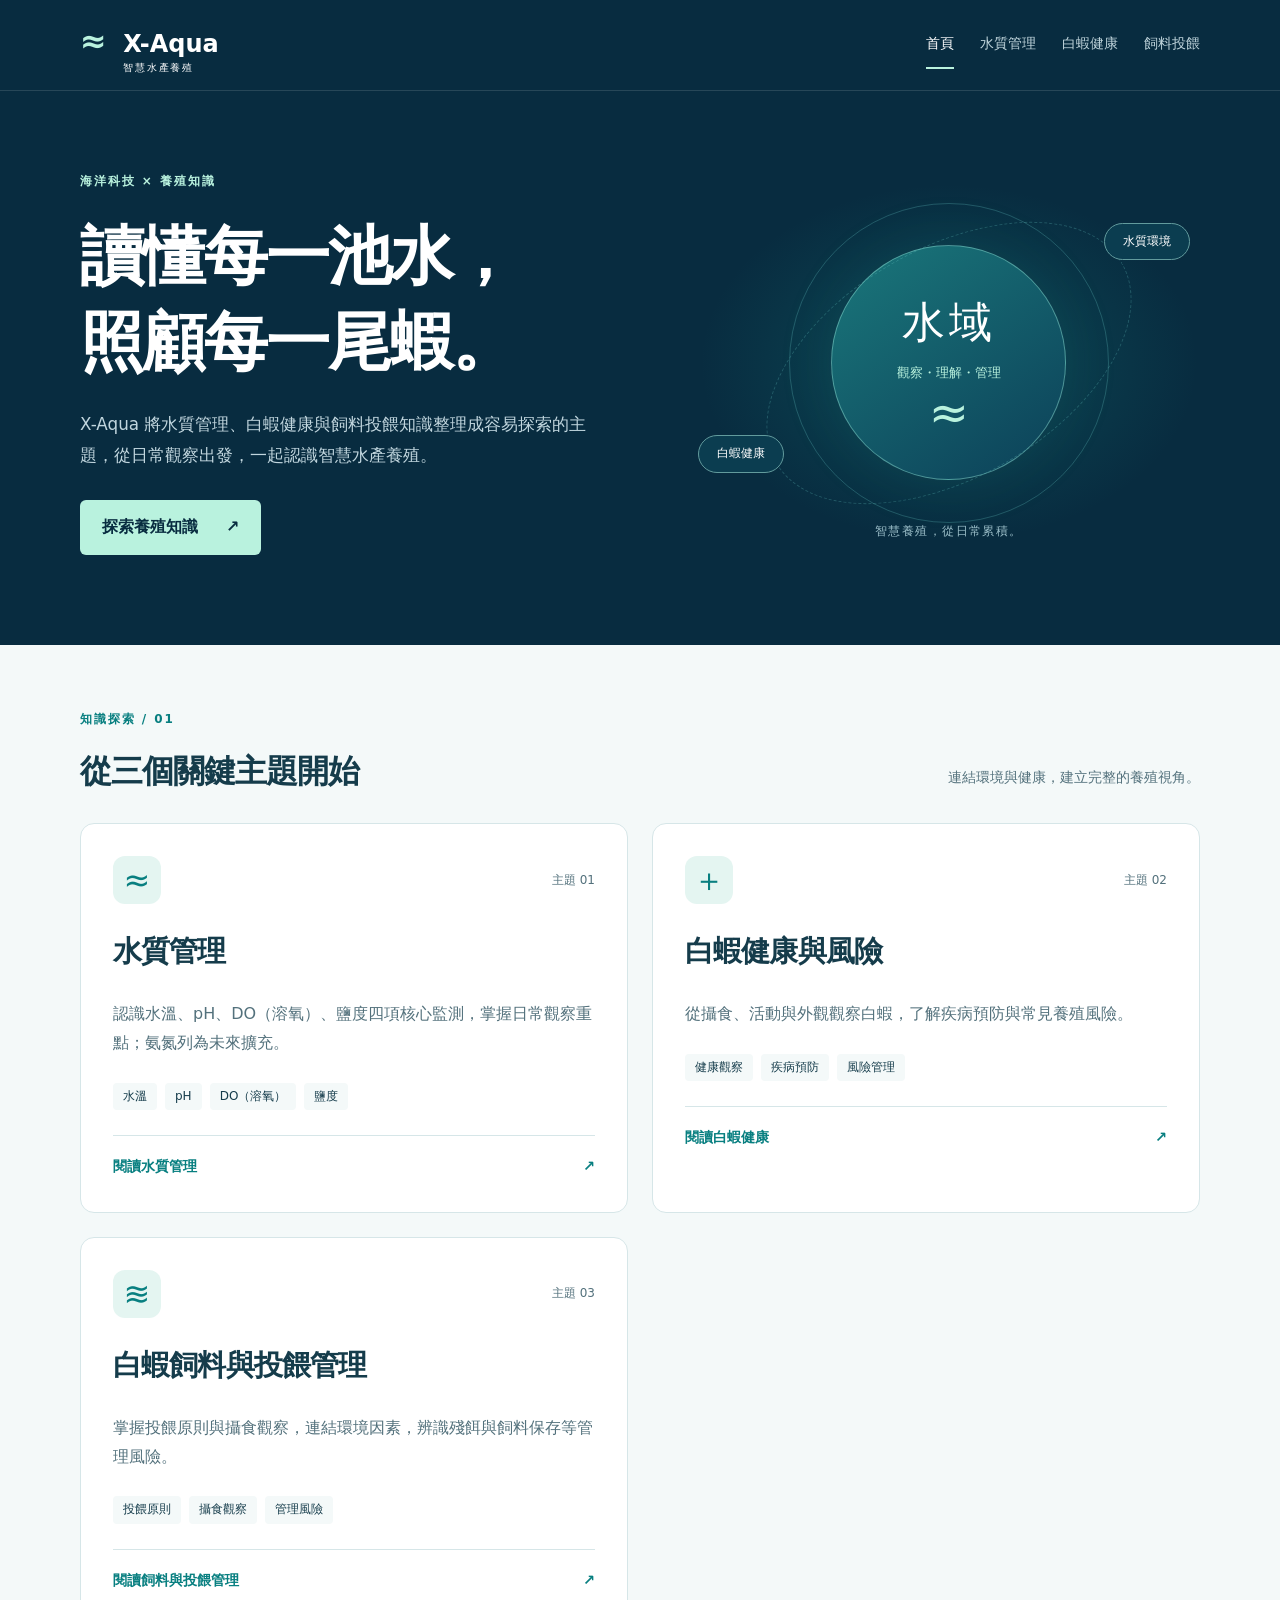
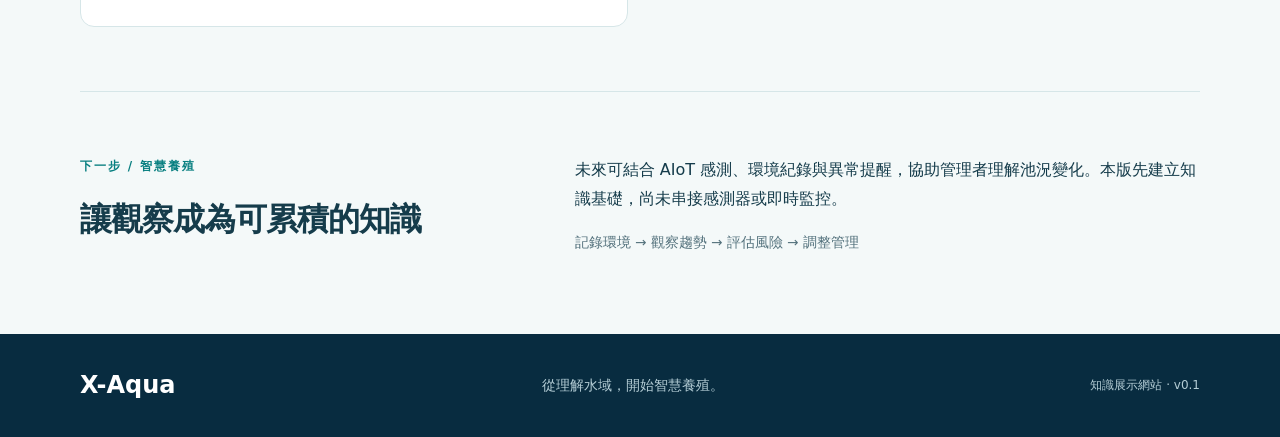
<file: index.html>
<!doctype html>
<html lang="zh-Hant"><head><meta charset="utf-8"><meta name="viewport" content="width=device-width, initial-scale=1"><meta name="description" content="X-Aqua 智慧水產養殖知識網站：探索水質管理、白蝦健康、飼料投餵及未來 AIoT 應用。"><meta name="theme-color" content="#082c40"><title>首頁｜X-Aqua</title><link rel="stylesheet" href="assets/style.css"><script src="assets/app.js" defer></script></head>
<body><a class="skip-link" href="#main">跳至主要內容</a><header class="site-header"><div class="nav-wrap"><a class="brand" href="index.html"><span class="brand-mark" aria-hidden="true">≈</span> X-Aqua<span class="brand-sub">智慧水產養殖</span></a><nav aria-label="主要導覽"><a href="index.html" aria-current="page">首頁</a><a href="pages/water-quality.html">水質管理</a><a href="pages/shrimp-health.html">白蝦健康</a><a href="pages/feeding-management.html">飼料投餵</a></nav></div></header>
<main id="main"><section class="hero"><div class="container hero-grid"><div><p class="eyebrow">海洋科技 × 養殖知識</p><h1>讀懂每一池水，<br>照顧每一尾蝦。</h1><p class="hero-copy">X-Aqua 將水質管理、白蝦健康與飼料投餵知識整理成容易探索的主題，從日常觀察出發，一起認識智慧水產養殖。</p><a class="button" href="#topics">探索養殖知識 <span aria-hidden="true">↗</span></a></div><div class="ocean-art" aria-hidden="true"><div class="orbit orbit-one"></div><div class="orbit orbit-two"></div><div class="water-core"><span>水域</span><strong>觀察・理解・管理</strong><i>≈</i></div><span class="art-label label-one">水質環境</span><span class="art-label label-two">白蝦健康</span><span class="art-caption">智慧養殖，從日常累積。</span></div></div></section><section id="topics" class="container section"><div class="section-heading"><div><p class="eyebrow">知識探索 / 01</p><h2>從三個關鍵主題開始</h2></div><p>連結環境與健康，建立完整的養殖視角。</p></div><div class="topic-grid"><a class="topic-card" href="pages/water-quality.html"><div class="card-top"><span class="card-icon" aria-hidden="true">≈</span><span>主題 01</span></div><h3>水質管理</h3><p>認識水溫、pH、DO（溶氧）、鹽度四項核心監測，掌握日常觀察重點；氨氮列為未來擴充。</p><div class="tags"><span>水溫</span><span>pH</span><span>DO（溶氧）</span><span>鹽度</span></div><span class="card-link">閱讀水質管理 <span aria-hidden="true">↗</span></span></a><a class="topic-card" href="pages/shrimp-health.html"><div class="card-top"><span class="card-icon" aria-hidden="true">＋</span><span>主題 02</span></div><h3>白蝦健康與風險</h3><p>從攝食、活動與外觀觀察白蝦，了解疾病預防與常見養殖風險。</p><div class="tags"><span>健康觀察</span><span>疾病預防</span><span>風險管理</span></div><span class="card-link">閱讀白蝦健康 <span aria-hidden="true">↗</span></span></a><a class="topic-card" href="pages/feeding-management.html"><div class="card-top"><span class="card-icon" aria-hidden="true">≋</span><span>主題 03</span></div><h3>白蝦飼料與投餵管理</h3><p>掌握投餵原則與攝食觀察，連結環境因素，辨識殘餌與飼料保存等管理風險。</p><div class="tags"><span>投餵原則</span><span>攝食觀察</span><span>管理風險</span></div><span class="card-link">閱讀飼料與投餵管理 <span aria-hidden="true">↗</span></span></a></div></section><section class="container section future"><div><p class="eyebrow">下一步 / 智慧養殖</p><h2>讓觀察成為可累積的知識</h2></div><div><p>未來可結合 AIoT 感測、環境紀錄與異常提醒，協助管理者理解池況變化。本版先建立知識基礎，尚未串接感測器或即時監控。</p><p class="muted">記錄環境 → 觀察趨勢 → 評估風險 → 調整管理</p></div></section></main><footer><div class="container footer-inner"><a class="brand" href="index.html">X-Aqua</a><p>從理解水域，開始智慧養殖。</p><span>知識展示網站 · v0.1</span></div></footer></body></html>
</file>
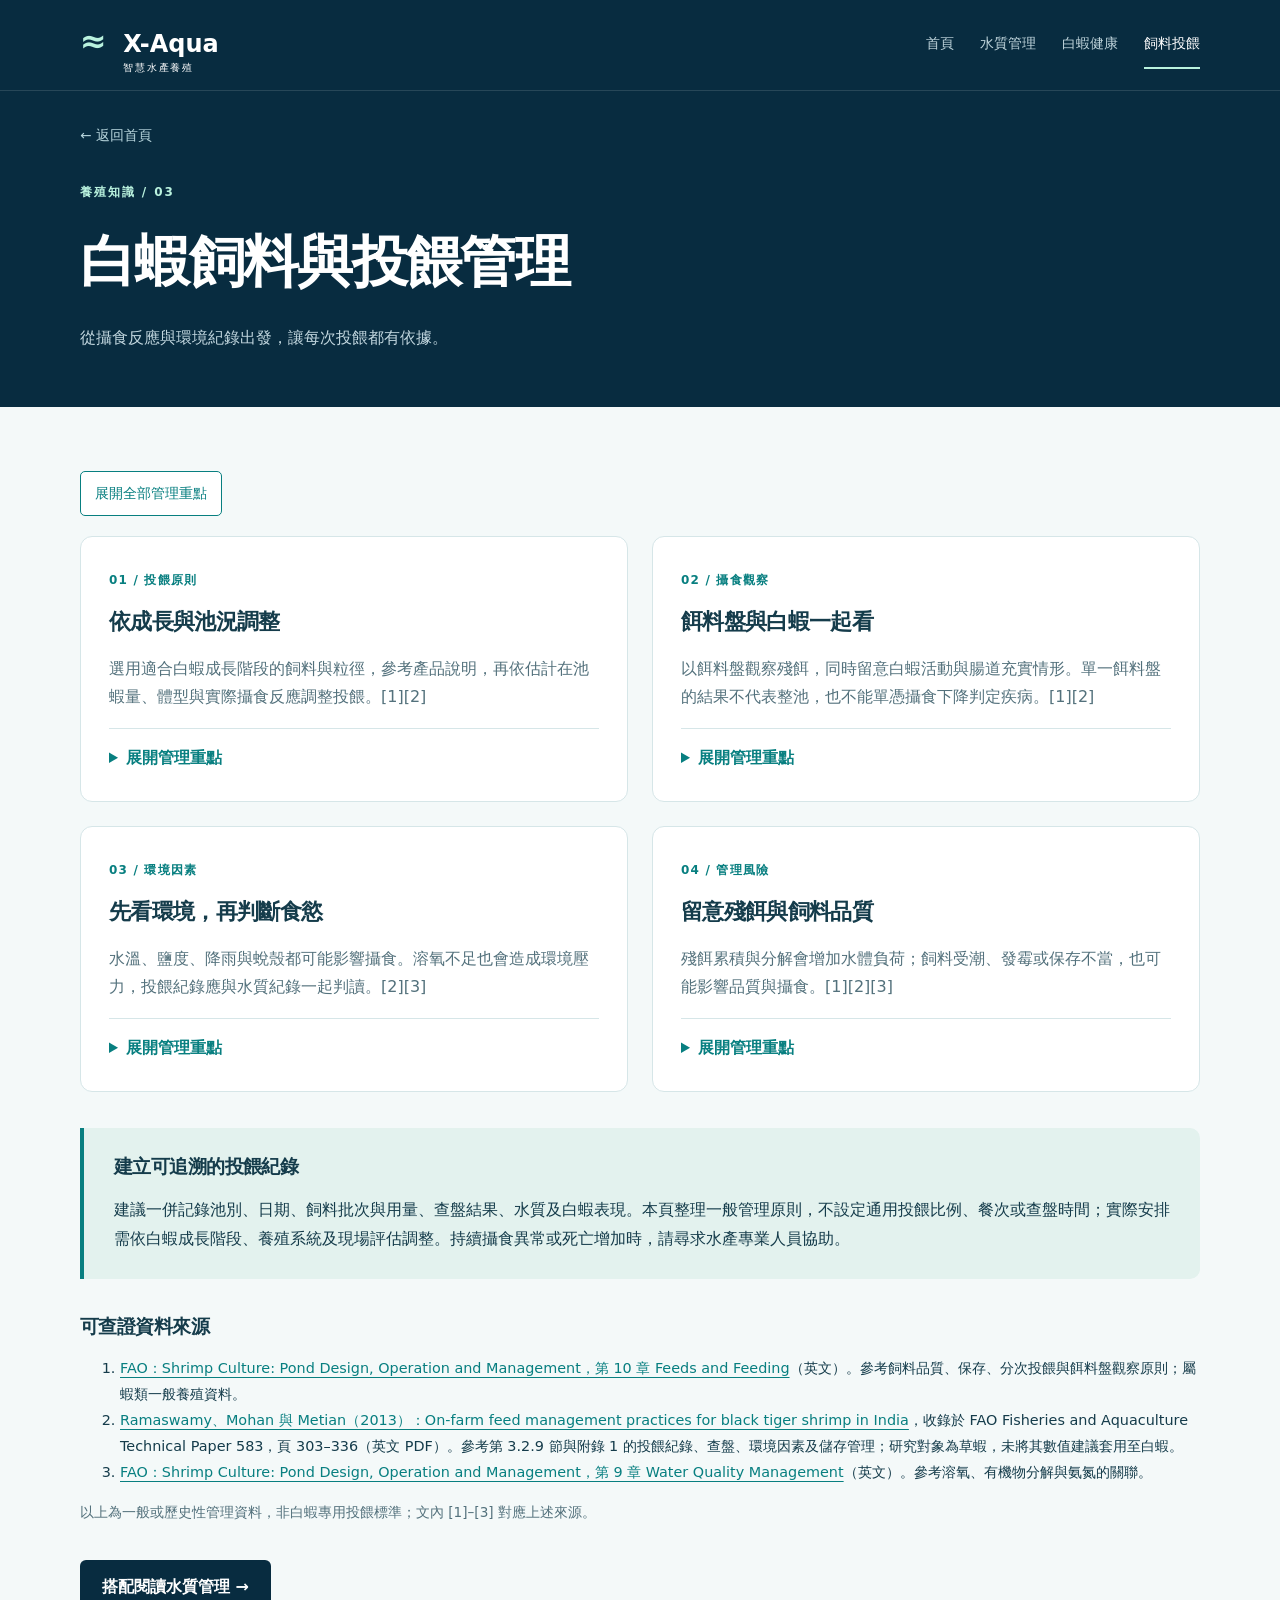
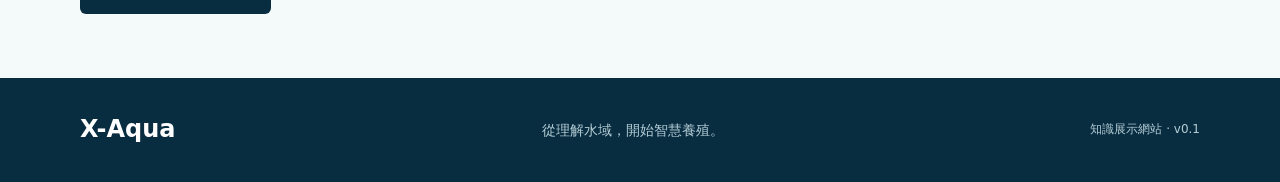
<file: pages/feeding-management.html>
<!doctype html>
<html lang="zh-Hant"><head><meta charset="utf-8"><meta name="viewport" content="width=device-width, initial-scale=1"><meta name="description" content="白蝦投餵原則、攝食觀察、環境因素與常見管理風險，附可查證資料來源。"><meta name="theme-color" content="#082c40"><title>白蝦飼料與投餵管理｜X-Aqua</title><link rel="stylesheet" href="../assets/style.css"><script src="../assets/app.js" defer></script></head>
<body><a class="skip-link" href="#main">跳至主要內容</a><header class="site-header"><div class="nav-wrap"><a class="brand" href="../index.html"><span class="brand-mark" aria-hidden="true">≈</span> X-Aqua<span class="brand-sub">智慧水產養殖</span></a><nav aria-label="主要導覽"><a href="../index.html">首頁</a><a href="../pages/water-quality.html">水質管理</a><a href="../pages/shrimp-health.html">白蝦健康</a><a href="../pages/feeding-management.html" aria-current="page">飼料投餵</a></nav></div></header>
<main id="main"><section class="page-hero"><div class="container"><a class="back-link" href="../index.html">← 返回首頁</a><p class="eyebrow">養殖知識 / 03</p><h1>白蝦飼料與投餵管理</h1><p>從攝食反應與環境紀錄出發，讓每次投餵都有依據。</p></div></section>
<section class="container section"><div class="knowledge-grid">
<article class="knowledge-card"><span class="small-label">01 / 投餵原則</span><h2>依成長與池況調整</h2><p>選用適合白蝦成長階段的飼料與粒徑，參考產品說明，再依估計在池蝦量、體型與實際攝食反應調整投餵。[1][2]</p><details><summary>展開管理重點</summary><p>規劃分次投餵並注意分布，避免飼料集中。記錄每次使用的飼料種類、重量與調整原因，不以固定投餵表取代現場觀察。[1][2]</p></details></article>
<article class="knowledge-card"><span class="small-label">02 / 攝食觀察</span><h2>餌料盤與白蝦一起看</h2><p>以餌料盤觀察殘餌，同時留意白蝦活動與腸道充實情形。單一餌料盤的結果不代表整池，也不能單憑攝食下降判定疾病。[1][2]</p><details><summary>展開管理重點</summary><p>以一致的觀察方式，記錄投餵與查盤時間、位置及殘餌。剩料增加時，一併檢查水質、飼料品質與蛻殼情況，再評估下一餐；不要只因盤內無料便持續加量。[2]</p></details></article>
<article class="knowledge-card"><span class="small-label">03 / 環境因素</span><h2>先看環境，再判斷食慾</h2><p>水溫、鹽度、降雨與蛻殼都可能影響攝食。溶氧不足也會造成環境壓力，投餵紀錄應與水質紀錄一起判讀。[2][3]</p><details><summary>展開管理重點</summary><p>天候劇變或食慾下降時，先量測水質並檢查曝氣設備，依池況評估減量或暫緩投餵。不要以增加飼料處理不明原因的攝食下降。[2][3]</p></details></article>
<article class="knowledge-card"><span class="small-label">04 / 管理風險</span><h2>留意殘餌與飼料品質</h2><p>殘餌累積與分解會增加水體負荷；飼料受潮、發霉或保存不當，也可能影響品質與攝食。[1][2][3]</p><details><summary>展開管理重點</summary><p>依產品標示保存，讓飼料避雨、防潮並保持儲存區清潔通風；檢查包裝、效期與外觀。記錄批次與用量，異常飼料先停用並向供應商確認。[1][2]</p></details></article>
</div>
<aside class="note"><h2>建立可追溯的投餵紀錄</h2><p>建議一併記錄池別、日期、飼料批次與用量、查盤結果、水質及白蝦表現。本頁整理一般管理原則，不設定通用投餵比例、餐次或查盤時間；實際安排需依白蝦成長階段、養殖系統及現場評估調整。持續攝食異常或死亡增加時，請尋求水產專業人員協助。</p></aside>
<section class="reading"><h2>可查證資料來源</h2>
<ol><li id="source-1"><a href="https://www.fao.org/4/ac210e/AC210E10.htm">FAO：Shrimp Culture: Pond Design, Operation and Management，第 10 章 Feeds and Feeding</a>（英文）。參考飼料品質、保存、分次投餵與餌料盤觀察原則；屬蝦類一般養殖資料。</li>
<li id="source-2"><a href="https://www.fao.org/fishery/docs/CDrom/T583/root/11.pdf">Ramaswamy、Mohan 與 Metian（2013）：On-farm feed management practices for black tiger shrimp in India</a>，收錄於 FAO Fisheries and Aquaculture Technical Paper 583，頁 303–336（英文 PDF）。參考第 3.2.9 節與附錄 1 的投餵紀錄、查盤、環境因素及儲存管理；研究對象為草蝦，未將其數值建議套用至白蝦。</li>
<li id="source-3"><a href="https://www.fao.org/4/ac210e/AC210E09.htm">FAO：Shrimp Culture: Pond Design, Operation and Management，第 9 章 Water Quality Management</a>（英文）。參考溶氧、有機物分解與氨氮的關聯。</li></ol>
<p class="muted">以上為一般或歷史性管理資料，非白蝦專用投餵標準；文內 [1]–[3] 對應上述來源。</p></section>
<a class="button secondary" href="water-quality.html">搭配閱讀水質管理 →</a></section></main><footer><div class="container footer-inner"><a class="brand" href="../index.html">X-Aqua</a><p>從理解水域，開始智慧養殖。</p><span>知識展示網站 · v0.1</span></div></footer></body></html>
</file>
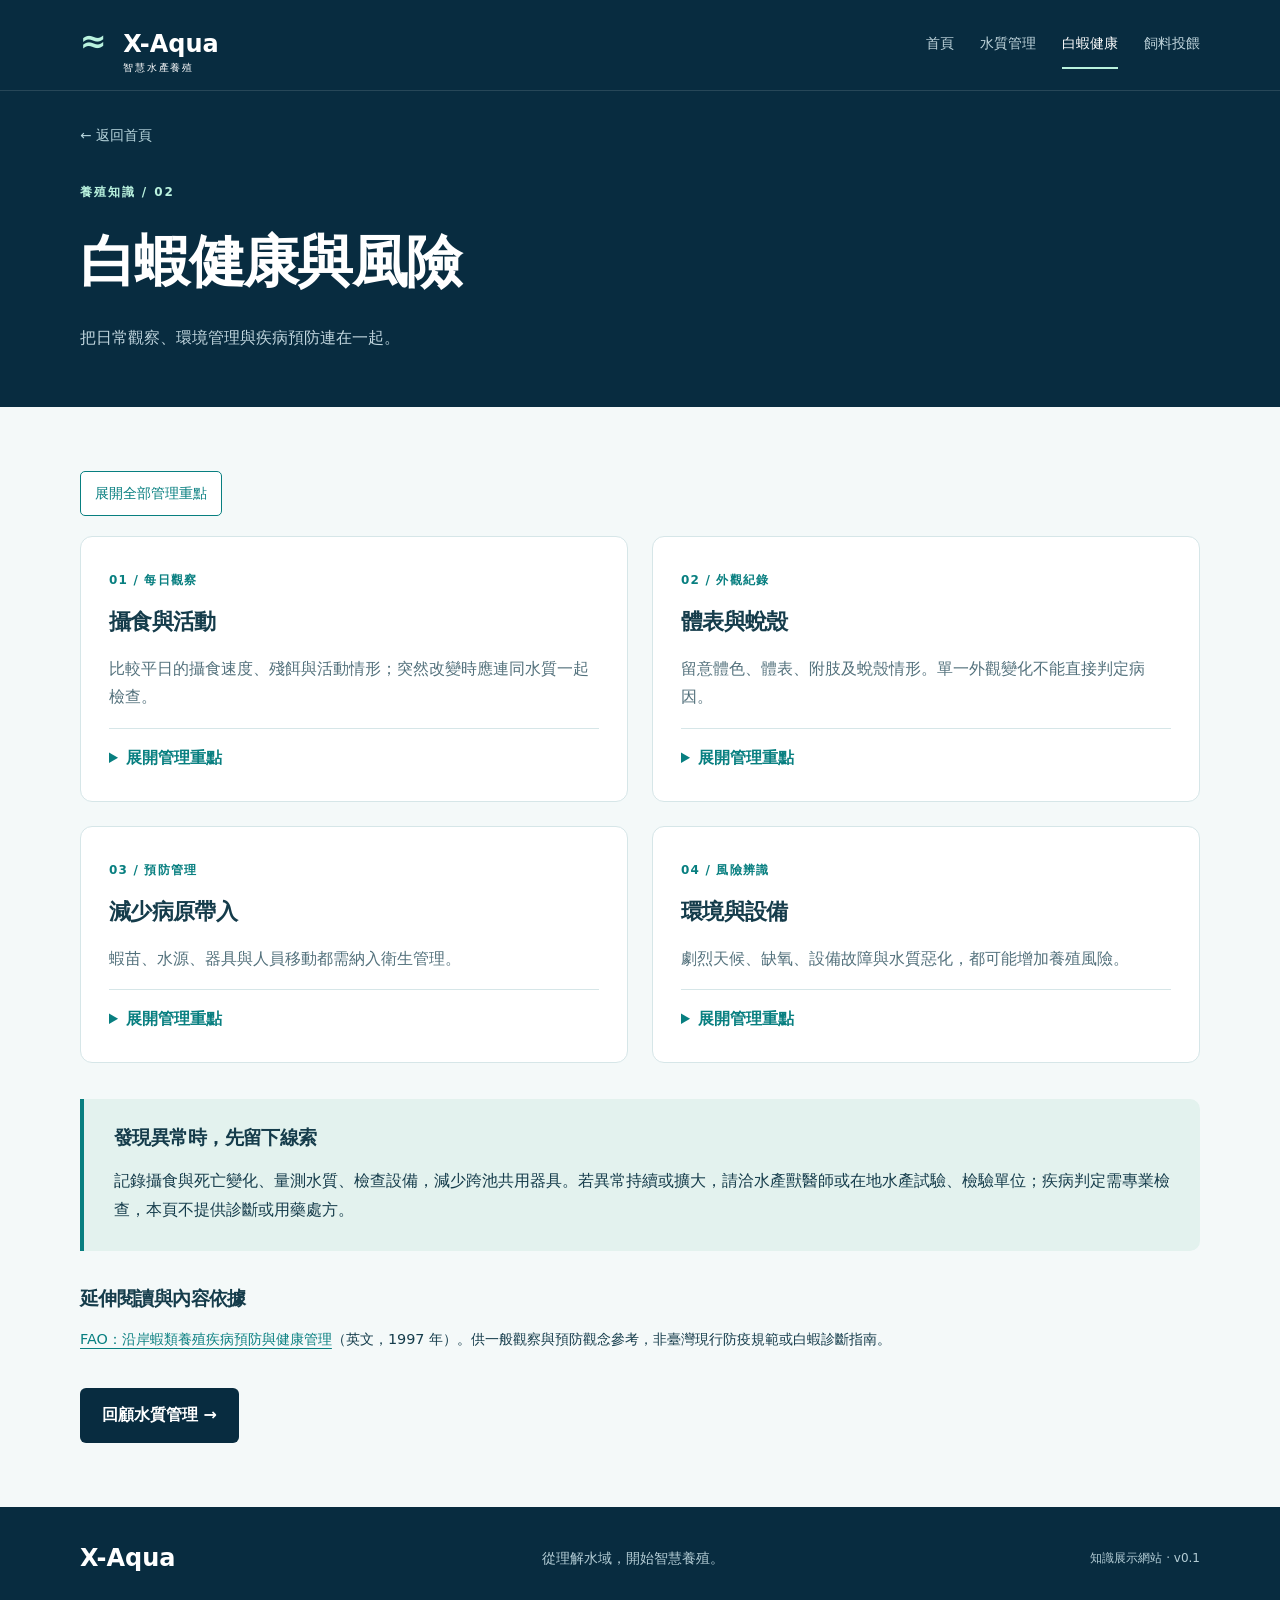
<file: pages/shrimp-health.html>
<!doctype html>
<html lang="zh-Hant"><head><meta charset="utf-8"><meta name="viewport" content="width=device-width, initial-scale=1"><meta name="description" content="白蝦健康觀察、疾病預防與養殖風險的入門知識。"><meta name="theme-color" content="#082c40"><title>白蝦健康｜X-Aqua</title><link rel="stylesheet" href="../assets/style.css"><script src="../assets/app.js" defer></script></head>
<body><a class="skip-link" href="#main">跳至主要內容</a><header class="site-header"><div class="nav-wrap"><a class="brand" href="../index.html"><span class="brand-mark" aria-hidden="true">≈</span> X-Aqua<span class="brand-sub">智慧水產養殖</span></a><nav aria-label="主要導覽"><a href="../index.html">首頁</a><a href="../pages/water-quality.html">水質管理</a><a href="../pages/shrimp-health.html" aria-current="page">白蝦健康</a><a href="../pages/feeding-management.html">飼料投餵</a></nav></div></header>
<main id="main"><section class="page-hero"><div class="container"><a class="back-link" href="../index.html">← 返回首頁</a><p class="eyebrow">養殖知識 / 02</p><h1>白蝦健康與風險</h1><p>把日常觀察、環境管理與疾病預防連在一起。</p></div></section><section class="container section"><div class="knowledge-grid"><article class="knowledge-card"><span class="small-label">01 / 每日觀察</span><h2>攝食與活動</h2><p>比較平日的攝食速度、殘餌與活動情形；突然改變時應連同水質一起檢查。</p><details><summary>展開管理重點</summary><p>以相近時段與方式觀察，記錄發現異常的時間、池別與範圍。</p></details></article><article class="knowledge-card"><span class="small-label">02 / 外觀紀錄</span><h2>體表與蛻殼</h2><p>留意體色、體表、附肢及蛻殼情形。單一外觀變化不能直接判定病因。</p><details><summary>展開管理重點</summary><p>拍照並保留觀察紀錄；持續異常或死亡增加時，聯繫水產專業人員評估與採樣。</p></details></article><article class="knowledge-card"><span class="small-label">03 / 預防管理</span><h2>減少病原帶入</h2><p>蝦苗、水源、器具與人員移動都需納入衛生管理。</p><details><summary>展開管理重點</summary><p>了解蝦苗來源與健康資料，管理進排水與人員動線，器具分池使用或適當清潔消毒。</p></details></article><article class="knowledge-card"><span class="small-label">04 / 風險辨識</span><h2>環境與設備</h2><p>劇烈天候、缺氧、設備故障與水質惡化，都可能增加養殖風險。</p><details><summary>展開管理重點</summary><p>定期巡檢曝氣與供電設備，規劃停電應變。異常時先確認環境與設備，避免憑外觀自行用藥。</p></details></article></div><aside class="note"><h2>發現異常時，先留下線索</h2><p>記錄攝食與死亡變化、量測水質、檢查設備，減少跨池共用器具。若異常持續或擴大，請洽水產獸醫師或在地水產試驗、檢驗單位；疾病判定需專業檢查，本頁不提供診斷或用藥處方。</p></aside><section class="reading"><h2>延伸閱讀與內容依據</h2><p><a href="https://www.fao.org/fishery/docs/CDrom/aquaculture/a0845t/volume2/docrep/field/377193.htm">FAO：沿岸蝦類養殖疾病預防與健康管理</a>（英文，1997 年）。供一般觀察與預防觀念參考，非臺灣現行防疫規範或白蝦診斷指南。</p></section><a class="button secondary" href="water-quality.html">回顧水質管理 →</a></section></main><footer><div class="container footer-inner"><a class="brand" href="../index.html">X-Aqua</a><p>從理解水域，開始智慧養殖。</p><span>知識展示網站 · v0.1</span></div></footer></body></html>
</file>
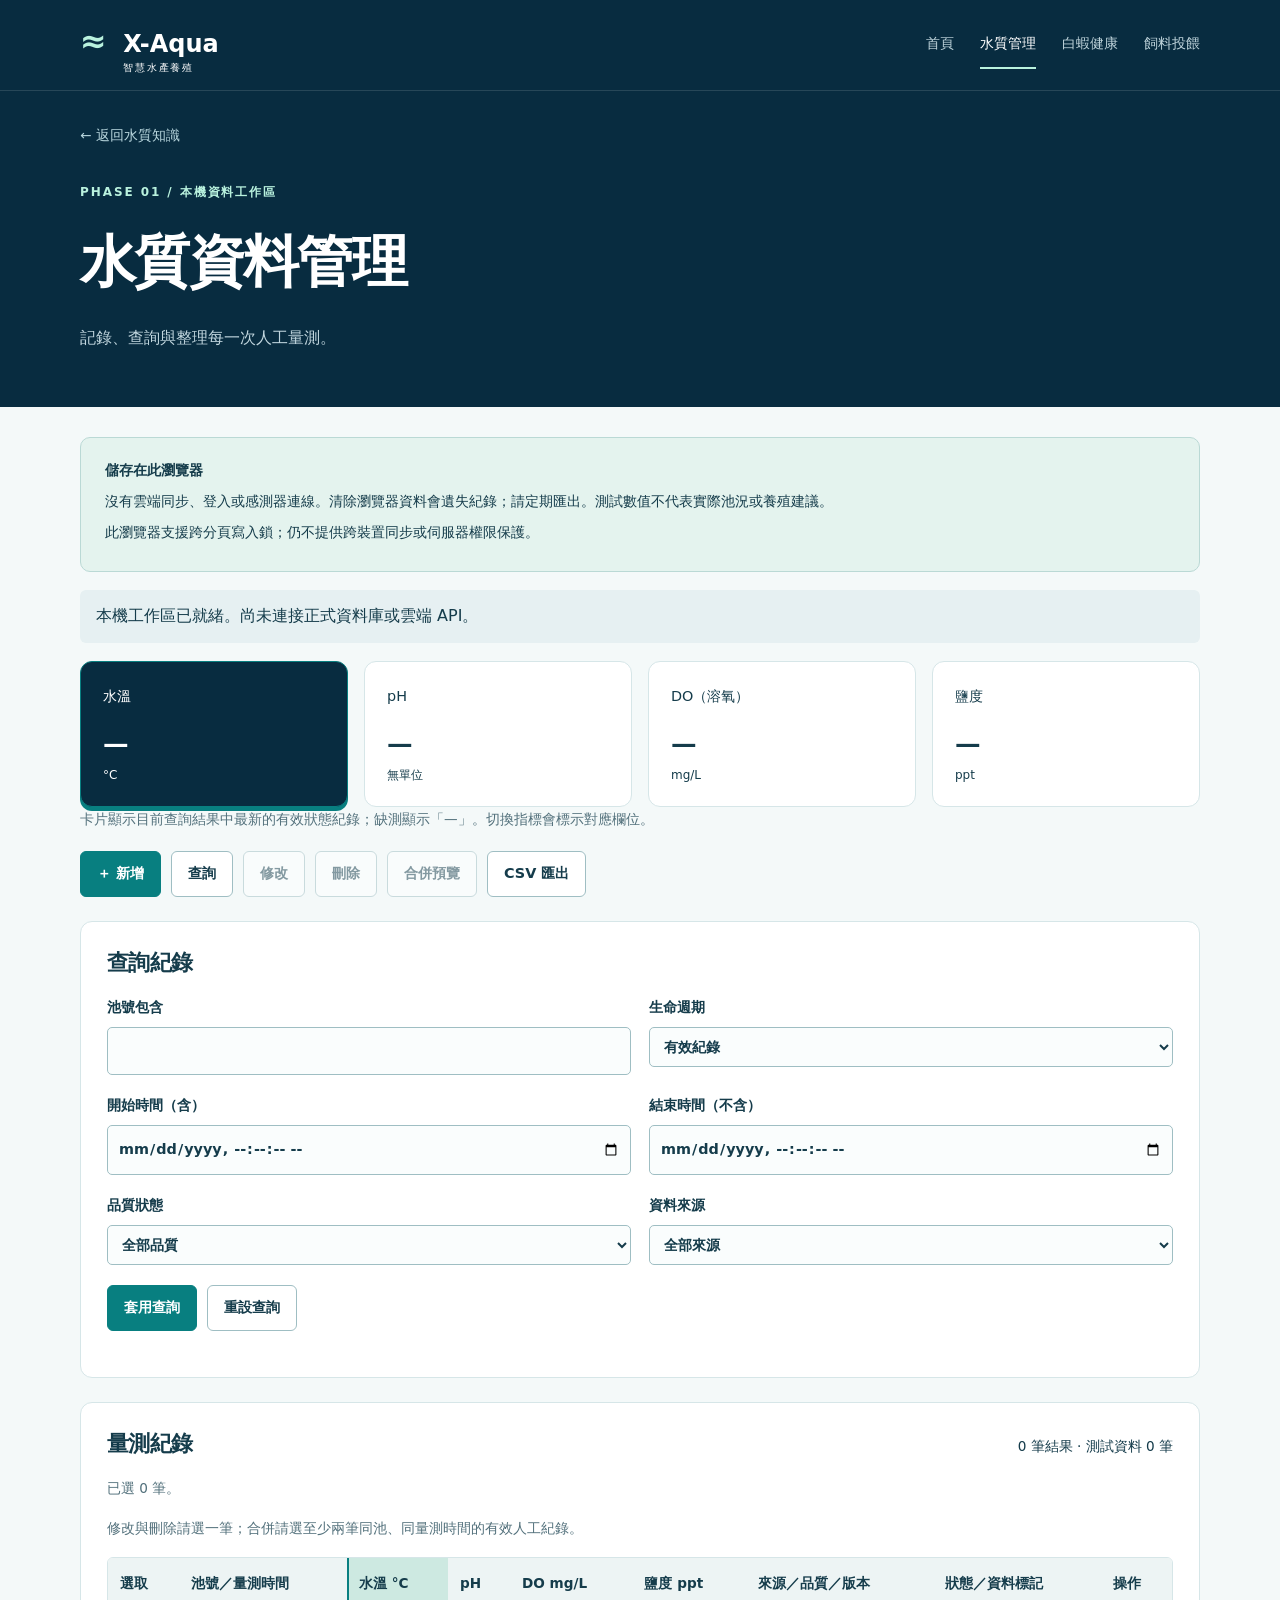
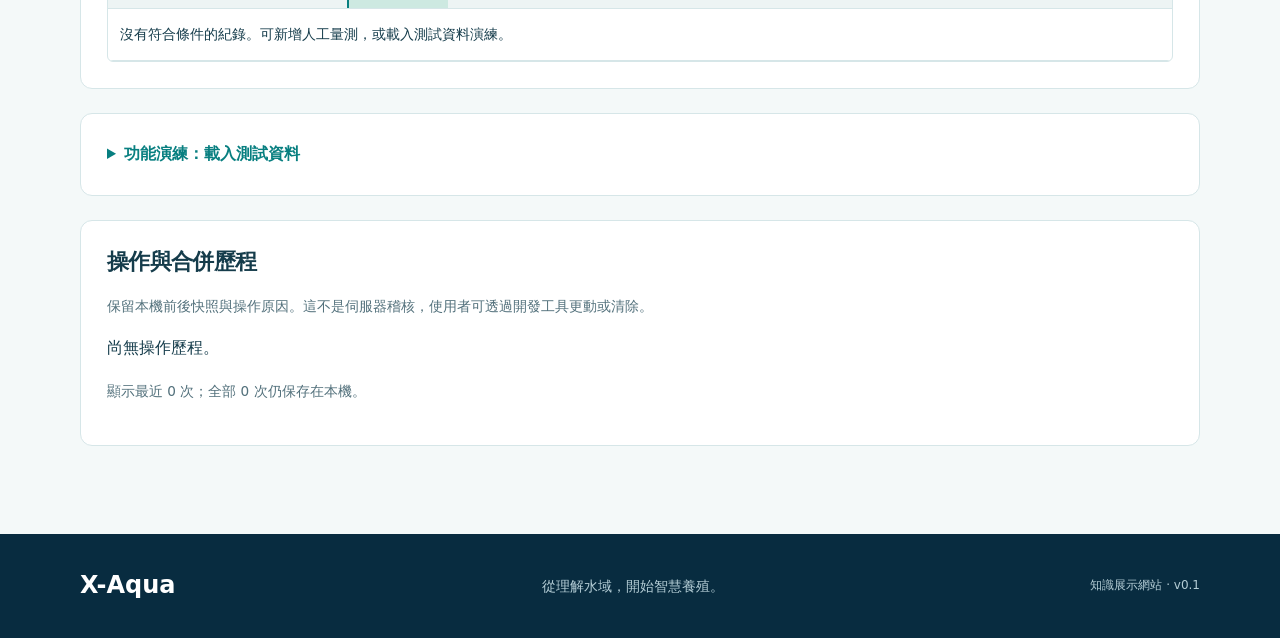
<file: pages/water-data.html>
<!doctype html>
<html lang="zh-Hant"><head><meta charset="utf-8"><meta name="viewport" content="width=device-width, initial-scale=1"><meta name="description" content="X-Aqua 本機水質資料管理：新增、查詢、修改、軟刪除、合併與 CSV 匯出。"><meta name="theme-color" content="#082c40"><title>水質資料管理｜X-Aqua</title><link rel="stylesheet" href="../assets/style.css"><script src="../assets/app.js" defer></script><script src="../assets/water-data-store.js" defer></script><script src="../assets/water-data.js" defer></script></head>
<body><a class="skip-link" href="#main">跳至主要內容</a><header class="site-header"><div class="nav-wrap"><a class="brand" href="../index.html"><span class="brand-mark" aria-hidden="true">≈</span> X-Aqua<span class="brand-sub">智慧水產養殖</span></a><nav aria-label="主要導覽"><a href="../index.html">首頁</a><a href="../pages/water-quality.html" aria-current="location">水質管理</a><a href="../pages/shrimp-health.html">白蝦健康</a><a href="../pages/feeding-management.html">飼料投餵</a></nav></div></header>
<main id="main"><section class="page-hero"><div class="container"><a class="back-link" href="water-quality.html">← 返回水質知識</a><p class="eyebrow">PHASE 01 / 本機資料工作區</p><h1>水質資料管理</h1><p>記錄、查詢與整理每一次人工量測。</p></div></section>
<section class="container section water-workspace" aria-label="水質資料工作區">
<aside class="local-notice"><strong>儲存在此瀏覽器</strong><p>沒有雲端同步、登入或感測器連線。清除瀏覽器資料會遺失紀錄；請定期匯出。測試數值不代表實際池況或養殖建議。</p><p id="lock-notice"></p></aside>
<noscript><p class="error-text">請啟用 JavaScript 才能使用新增、查詢及儲存功能。</p></noscript>
<p id="workspace-message" class="workspace-message" role="status" aria-live="polite">正在讀取本機資料…</p>
<div id="water-controls" hidden>
<div class="metric-switches" aria-label="選擇核心指標">
<button type="button" class="metric-switch" data-metric="temperature_c" aria-pressed="false"><span>水溫</span><strong data-reading="temperature_c">—</strong><small>°C</small></button>
<button type="button" class="metric-switch" data-metric="ph" aria-pressed="false"><span>pH</span><strong data-reading="ph">—</strong><small>無單位</small></button>
<button type="button" class="metric-switch" data-metric="dissolved_oxygen_mg_l" aria-pressed="false"><span>DO（溶氧）</span><strong data-reading="dissolved_oxygen_mg_l">—</strong><small>mg/L</small></button>
<button type="button" class="metric-switch" data-metric="salinity_ppt" aria-pressed="false"><span>鹽度</span><strong data-reading="salinity_ppt">—</strong><small>ppt</small></button>
</div><p class="muted">卡片顯示目前查詢結果中最新的有效狀態紀錄；缺測顯示「—」。切換指標會標示對應欄位。</p>
<div class="data-toolbar" aria-label="六項資料操作">
<button type="button" id="new-record" class="data-button primary">＋ 新增</button>
<button type="button" id="open-query" class="data-button">查詢</button>
<button type="button" id="edit-selected" class="data-button">修改</button>
<button type="button" id="delete-selected" class="data-button">刪除</button>
<button type="button" id="merge-selected" class="data-button">合併預覽</button>
<button type="button" id="export-csv" class="data-button">CSV 匯出</button>
</div>
<section id="editor-panel" class="data-panel" hidden aria-labelledby="editor-title"><h2 id="editor-title">新增人工量測</h2>
<form id="record-form"><div class="data-form-grid"><label>池號<input id="record-pond" name="pond" required maxlength="80" autocomplete="off"></label><label>量測時間（此裝置時區）<input id="record-time" name="time" type="datetime-local" step="1" required></label>
<label>水溫（°C）<input name="temperature_c" type="number" step="any"></label><label>pH（無單位）<input name="ph" type="number" step="any"></label>
<label>DO（mg/L）<input name="dissolved_oxygen_mg_l" type="number" min="0" step="any"></label><label>鹽度（ppt）<input name="salinity_ppt" type="number" min="0" step="any"></label>
</div><p class="muted">至少填寫一項；留白表示缺測，不等於 0。時間轉為 UTC 保存。來源固定人工輸入，品質預設「未覆核」；修改時池號與時間鎖定。</p>
<label class="check-label"><input id="record-test" type="checkbox" checked> 這是測試資料（預設勾選）</label>
<label>操作原因<textarea id="record-reason" maxlength="1000" required rows="2"></textarea></label>
<div class="data-toolbar"><button type="submit" class="data-button primary">儲存紀錄</button><button type="button" id="cancel-edit" class="data-button">取消</button></div><p id="editor-error" class="error-text" role="alert"></p></form></section>
<section class="data-panel" aria-labelledby="query-title"><h2 id="query-title">查詢紀錄</h2><form id="query-form"><div class="data-form-grid query-grid">
<label>池號包含<input id="filter-pond" maxlength="80"></label><label>生命週期<select id="filter-status"><option value="active">有效紀錄</option><option value="deleted">已軟刪除</option><option value="superseded">已合併取代</option><option value="all">全部（含歷史）</option></select></label>
<label>開始時間（含）<input id="filter-from" type="datetime-local" step="1"></label><label>結束時間（不含）<input id="filter-to" type="datetime-local" step="1"></label>
<label>品質狀態<select id="filter-quality"><option value="">全部品質</option><option value="unreviewed">未覆核</option><option value="valid">已確認</option><option value="suspect">可疑</option><option value="rejected">不採用</option></select></label><label>資料來源<select id="filter-source"><option value="">全部來源</option><option value="manual">人工輸入</option><option value="sensor">感測器（尚未接入）</option></select></label>
</div><div class="data-toolbar"><button type="submit" class="data-button primary">套用查詢</button><button type="button" id="reset-query" class="data-button">重設查詢</button></div></form></section>
<section class="data-panel" aria-labelledby="records-title"><div class="records-heading"><h2 id="records-title">量測紀錄</h2><p id="result-count"></p></div><p id="selection-count" class="muted">尚未選取紀錄。</p><p class="muted">修改與刪除請選一筆；合併請選至少兩筆同池、同量測時間的有效人工紀錄。</p>
<div class="data-table-scroll" tabindex="0" role="region" aria-label="量測資料表，可橫向捲動"><table class="data-table"><caption class="sr-only">人工量測紀錄與操作</caption><thead><tr><th scope="col">選取</th><th scope="col">池號／量測時間</th><th scope="col" data-column="temperature_c">水溫 °C</th><th scope="col" data-column="ph">pH</th><th scope="col" data-column="dissolved_oxygen_mg_l">DO mg/L</th><th scope="col" data-column="salinity_ppt">鹽度 ppt</th><th scope="col">來源／品質／版本</th><th scope="col">狀態／資料標記</th><th scope="col">操作</th></tr></thead><tbody id="record-rows"></tbody></table></div>
</section>
<details class="data-panel"><summary>功能演練：載入測試資料</summary><p>不會自動建立數值。按下後新增兩筆明確標示「測試資料」的同池同時間紀錄，供衝突合併演練；這是測試匯入情境，一般新增仍拒絕同池同時間重複。</p><button type="button" id="load-demo" class="data-button">載入兩筆測試資料</button></details>
<section class="data-panel" aria-labelledby="audit-title"><h2 id="audit-title">操作與合併歷程</h2><p class="muted">保留本機前後快照與操作原因。這不是伺服器稽核，使用者可透過開發工具更動或清除。</p><div id="audit-log"></div></section>
</div></section>
<dialog id="merge-dialog" class="data-dialog" aria-labelledby="merge-title"><form id="merge-form"><h2 id="merge-title">合併前預覽</h2><p>各欄須明確選擇來源，不自動平均或捨棄衝突。原始紀錄保留並標記「已合併取代」，另建立新紀錄。</p><div id="merge-options"></div><label>合併原因<textarea id="merge-reason" maxlength="1000" required rows="2"></textarea></label><label class="check-label"><input id="merge-confirm" type="checkbox" required> 我已檢查衝突與來源，確認建立合併紀錄。</label><p id="merge-error" class="error-text" role="alert"></p><div class="data-toolbar"><button type="submit" class="data-button primary">確認合併並保留來源</button><button type="button" data-close="merge-dialog" class="data-button">取消</button></div></form></dialog>
<dialog id="action-dialog" class="data-dialog" aria-labelledby="action-title"><form id="action-form"><h2 id="action-title"></h2><p id="action-description"></p><label>操作原因<textarea id="action-reason" maxlength="1000" required rows="2"></textarea></label><p id="action-error" class="error-text" role="alert"></p><div class="data-toolbar"><button type="submit" class="data-button primary">確認操作</button><button type="button" data-close="action-dialog" class="data-button">取消</button></div></form></dialog>
<dialog id="history-dialog" class="data-dialog" aria-labelledby="history-title"><h2 id="history-title">紀錄版本與來源</h2><pre id="history-content"></pre><button type="button" data-close="history-dialog" class="data-button">關閉歷程</button></dialog></main><footer><div class="container footer-inner"><a class="brand" href="../index.html">X-Aqua</a><p>從理解水域，開始智慧養殖。</p><span>知識展示網站 · v0.1</span></div></footer></body></html>
</file>
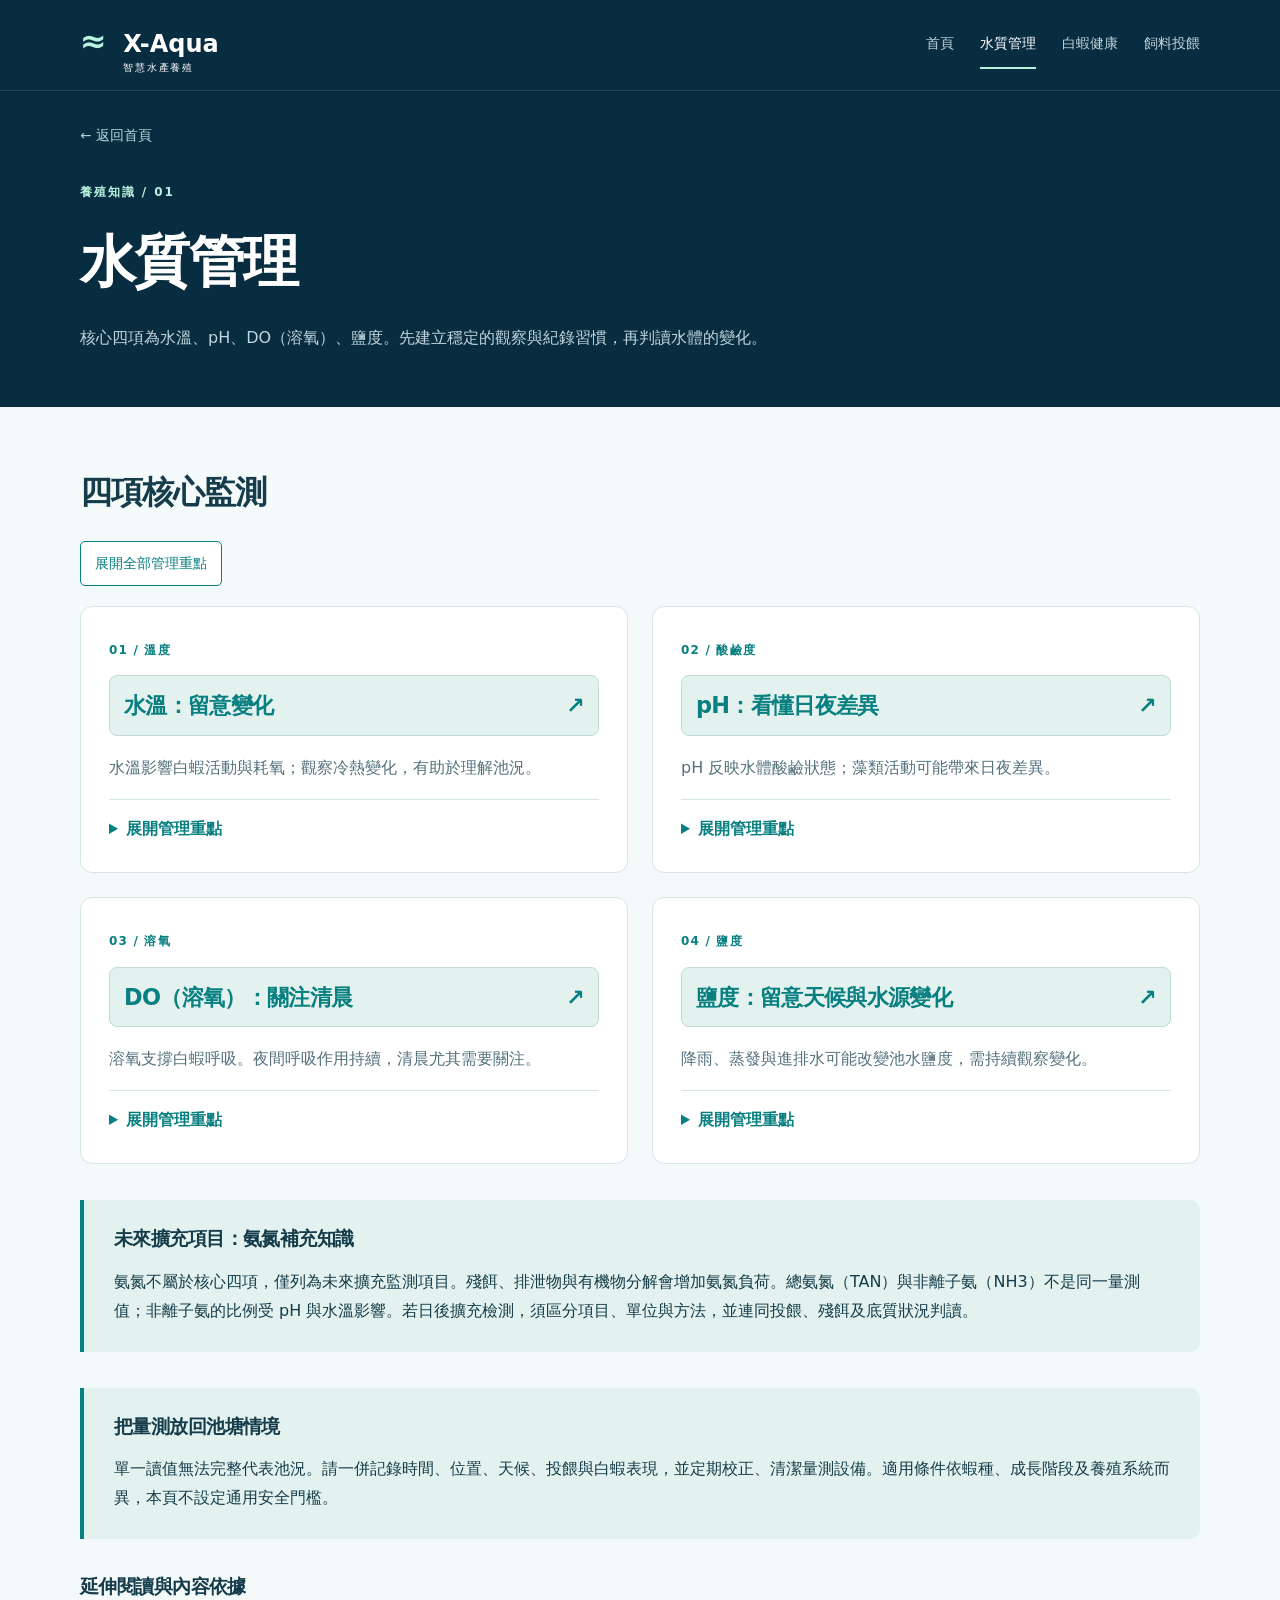
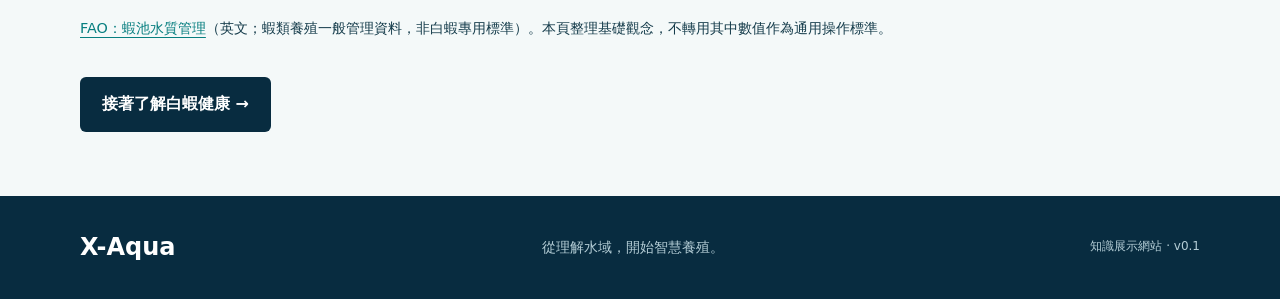
<file: pages/water-quality.html>
<!doctype html>
<html lang="zh-Hant"><head><meta charset="utf-8"><meta name="viewport" content="width=device-width, initial-scale=1"><meta name="description" content="認識水溫、pH、DO（溶氧）、鹽度四項核心監測，另提供氨氮未來擴充項目的補充知識。"><meta name="theme-color" content="#082c40"><title>水質管理｜X-Aqua</title><link rel="stylesheet" href="../assets/style.css"><script src="../assets/app.js" defer></script></head>
<body><a class="skip-link" href="#main">跳至主要內容</a><header class="site-header"><div class="nav-wrap"><a class="brand" href="../index.html"><span class="brand-mark" aria-hidden="true">≈</span> X-Aqua<span class="brand-sub">智慧水產養殖</span></a><nav aria-label="主要導覽"><a href="../index.html">首頁</a><a href="../pages/water-quality.html" aria-current="page">水質管理</a><a href="../pages/shrimp-health.html">白蝦健康</a><a href="../pages/feeding-management.html">飼料投餵</a></nav></div></header>
<main id="main"><section class="page-hero"><div class="container"><a class="back-link" href="../index.html">← 返回首頁</a><p class="eyebrow">養殖知識 / 01</p><h1>水質管理</h1><p>核心四項為水溫、pH、DO（溶氧）、鹽度。先建立穩定的觀察與紀錄習慣，再判讀水體的變化。</p></div></section><section class="container section"><h2>四項核心監測</h2><div class="knowledge-grid"><article class="knowledge-card"><span class="small-label">01 / 溫度</span><h2><a class="metric-link" href="water-data.html?metric=temperature_c">水溫：留意變化 <span aria-hidden="true">↗</span></a></h2><p>水溫影響白蝦活動與耗氧；觀察冷熱變化，有助於理解池況。</p><details><summary>展開管理重點</summary><p>在固定時間與位置量測，並記錄天候。寒流、炎熱或降雨後加強觀察，調整前先比較歷次紀錄。</p></details></article><article class="knowledge-card"><span class="small-label">02 / 酸鹼度</span><h2><a class="metric-link" href="water-data.html?metric=ph">pH：看懂日夜差異 <span aria-hidden="true">↗</span></a></h2><p>pH 反映水體酸鹼狀態；藻類活動可能帶來日夜差異。</p><details><summary>展開管理重點</summary><p>比較清晨與午後的量測結果，留意突然變動。先確認儀器校正與池況，再評估管理方式。</p></details></article><article class="knowledge-card"><span class="small-label">03 / 溶氧</span><h2><a class="metric-link" href="water-data.html?metric=dissolved_oxygen_mg_l">DO（溶氧）：關注清晨 <span aria-hidden="true">↗</span></a></h2><p>溶氧支撐白蝦呼吸。夜間呼吸作用持續，清晨尤其需要關注。</p><details><summary>展開管理重點</summary><p>檢查曝氣設備與供電，留意陰雨及有機物累積。若白蝦集中水面或池邊，立即量測溶氧並檢查設備。</p></details></article><article class="knowledge-card"><span class="small-label">04 / 鹽度</span><h2><a class="metric-link" href="water-data.html?metric=salinity_ppt">鹽度：留意天候與水源變化 <span aria-hidden="true">↗</span></a></h2><p>降雨、蒸發與進排水可能改變池水鹽度，需持續觀察變化。</p><details><summary>展開管理重點</summary><p>以 ppt 記錄鹽度，使用適用的量測設備並依說明校正。比較天候與水源變動前後的紀錄，避免只憑單次讀值判斷池況；適用條件依蝦種與養殖系統評估。</p></details></article></div><aside class="note"><h2>未來擴充項目：氨氮補充知識</h2><p>氨氮不屬於核心四項，僅列為未來擴充監測項目。殘餌、排泄物與有機物分解會增加氨氮負荷。總氨氮（TAN）與非離子氨（NH3）不是同一量測值；非離子氨的比例受 pH 與水溫影響。若日後擴充檢測，須區分項目、單位與方法，並連同投餵、殘餌及底質狀況判讀。</p></aside><aside class="note"><h2>把量測放回池塘情境</h2><p>單一讀值無法完整代表池況。請一併記錄時間、位置、天候、投餵與白蝦表現，並定期校正、清潔量測設備。適用條件依蝦種、成長階段及養殖系統而異，本頁不設定通用安全門檻。</p></aside><section class="reading"><h2>延伸閱讀與內容依據</h2><p><a href="https://www.fao.org/4/ac210e/AC210E09.htm">FAO：蝦池水質管理</a>（英文；蝦類養殖一般管理資料，非白蝦專用標準）。本頁整理基礎觀念，不轉用其中數值作為通用操作標準。</p></section><a class="button secondary" href="shrimp-health.html">接著了解白蝦健康 →</a></section></main><footer><div class="container footer-inner"><a class="brand" href="../index.html">X-Aqua</a><p>從理解水域，開始智慧養殖。</p><span>知識展示網站 · v0.1</span></div></footer></body></html>
</file>
<file: assets/style.css>
:root{--navy:#082c40;--teal:#087f80;--mint:#b9f2de;--ink:#153c4b;--muted:#53717c;--line:#d6e6e8;--paper:#f4f9f9}*{box-sizing:border-box}html{scroll-behavior:smooth;scroll-padding-top:2rem}body{margin:0;font-family:system-ui,-apple-system,"PingFang TC","Microsoft JhengHei",sans-serif;color:var(--ink);background:var(--paper);line-height:1.8}a{color:var(--teal);text-underline-offset:4px}a:focus-visible,summary:focus-visible,button:focus-visible{outline:3px solid #e1ac36;outline-offset:5px}h1,h2,h3,p{margin-top:0}h1,h2,h3{line-height:1.35;letter-spacing:-.03em}h1{font-size:clamp(2.4rem,5vw,4.7rem);margin-bottom:1.5rem}h2{font-size:clamp(1.5rem,2.6vw,2rem)}h3{font-size:1.8rem}p{margin-bottom:1rem}.container,.nav-wrap{width:min(1120px,calc(100% - 48px));margin-inline:auto}.site-header{background:var(--navy);color:white;border-bottom:1px solid #ffffff20}.nav-wrap{display:flex;justify-content:space-between;align-items:center;min-height:90px;gap:24px}.brand{font-size:1.5rem;font-weight:800;text-decoration:none;color:inherit;white-space:nowrap}.brand-mark{color:var(--mint);font-size:2rem;margin-right:8px}.brand-sub{display:block;font-size:.65rem;font-weight:500;letter-spacing:.18em;padding-left:43px;margin-top:-12px}nav{display:flex;gap:26px}nav a{color:#bfd4db;text-decoration:none;font-size:.9rem;padding:10px 0;border-bottom:2px solid transparent}nav a:hover,nav a[aria-current]{color:white;border-color:var(--mint)}.hero{background:var(--navy);color:white;overflow:hidden}.hero-grid{display:grid;grid-template-columns:1.15fr 1fr;align-items:center;gap:40px;padding-block:80px 90px}.eyebrow{font-size:.75rem;font-weight:700;letter-spacing:.16em;color:var(--teal);margin-bottom:20px}.hero .eyebrow,.page-hero .eyebrow{color:var(--mint)}.hero-copy{max-width:540px;color:#c1d6de;font-size:1.05rem;margin-bottom:30px}.button{display:inline-flex;gap:28px;align-items:center;background:var(--mint);color:var(--navy);padding:13px 22px;border-radius:6px;font-weight:700;text-decoration:none}.button:hover{background:white}.ocean-art{height:360px;position:relative;display:grid;place-items:center;background:radial-gradient(ellipse,#148c8750,transparent 70%)}.orbit{position:absolute;border:1px solid #70d4cd40;border-radius:50%;width:320px;height:320px}.orbit-two{width:400px;height:230px;transform:rotate(-30deg);border-style:dashed}.water-core{width:235px;height:235px;border-radius:50%;background:linear-gradient(145deg,#1a777b,#0c4058);border:1px solid #89d9ce80;display:flex;align-items:center;justify-content:center;flex-direction:column;box-shadow:0 0 65px #40c6ae15}.water-core>span{font-size:2.7rem;letter-spacing:.1em}.water-core strong{font-weight:400;font-size:.8rem;color:var(--mint)}.water-core i{font-style:normal;font-size:3rem;line-height:1.2;color:var(--mint)}.art-label{position:absolute;font-size:.75rem;background:#0b3d50;border:1px solid #629b9d;padding:7px 18px;border-radius:30px}.label-one{top:40px;right:10px}.label-two{bottom:70px;left:0}.art-caption{position:absolute;bottom:0;color:#9bbec8;font-size:.75rem;letter-spacing:.12em}.section{padding-block:64px}.section-heading{display:flex;justify-content:space-between;align-items:end;gap:25px;margin-bottom:30px}.section-heading h2{margin-bottom:0}.section-heading>p{color:var(--muted);font-size:.9rem;margin-bottom:3px}.topic-grid,.knowledge-grid{display:grid;grid-template-columns:repeat(2,minmax(0,1fr));gap:24px}.topic-card{display:block;padding:32px;background:white;border:1px solid var(--line);border-radius:14px;text-decoration:none;color:var(--ink);transition:transform .2s,border-color .2s,box-shadow .2s}.topic-card:hover{transform:translateY(-4px);border-color:var(--teal);box-shadow:0 12px 28px #082c400c}.card-top{display:flex;justify-content:space-between;align-items:center;color:var(--muted);font-size:.75rem;margin-bottom:28px}.card-icon{width:48px;height:48px;background:#e4f5f1;color:var(--teal);border-radius:12px;text-align:center;font-size:2rem;line-height:48px}.topic-card p{color:var(--muted)}.tags{display:flex;flex-wrap:wrap;gap:8px;margin:25px 0}.tags span{font-size:.75rem;background:var(--paper);border-radius:4px;padding:3px 10px}.card-link{display:flex;justify-content:space-between;border-top:1px solid var(--line);padding-top:18px;color:var(--teal);font-weight:700;font-size:.9rem}.future{display:grid;grid-template-columns:1fr 1.4fr;gap:48px;border-top:1px solid var(--line)}.muted{color:var(--muted);font-size:.85rem}footer{background:var(--navy);color:#b4cdd5;padding-block:30px}.footer-inner{display:flex;align-items:center;justify-content:space-between;gap:20px;flex-wrap:wrap}.footer-inner .brand{color:white}.footer-inner p{margin:0;font-size:.85rem}.footer-inner>span{font-size:.75rem}.page-hero{background:var(--navy);color:white;padding-block:30px 55px}.back-link{color:#b8d6dd;display:inline-block;margin-bottom:35px;text-decoration:none;font-size:.85rem}.page-hero h1{font-size:clamp(2.2rem,4.5vw,3.5rem)}.page-hero p:last-child{color:#c1d6de;margin-bottom:0}.knowledge-card{background:white;border:1px solid var(--line);border-radius:12px;padding:28px}.knowledge-card h2{font-size:1.4rem;margin-top:12px}.small-label{font-size:.75rem;color:var(--teal);font-weight:700;letter-spacing:.1em}.knowledge-card>p{color:var(--muted)}details{border-top:1px solid var(--line);padding-top:15px}summary{cursor:pointer;color:var(--teal);font-weight:600}details p{margin:15px 0 0;font-size:.95rem}.note{margin-top:36px;background:#e3f2ee;border-left:4px solid var(--teal);border-radius:0 10px 10px 0;padding:26px 30px}.note h2,.reading h2{font-size:1.2rem}.note p{margin-bottom:0}.reading{margin-block:35px;font-size:.9rem}.secondary{background:var(--navy);color:white}.secondary:hover{background:var(--teal)}.skip-link{position:absolute;top:-100px;left:12px;background:white;color:var(--navy);padding:12px;z-index:10}.skip-link:focus{top:8px}.detail-control{border:1px solid var(--teal);color:var(--teal);background:white;border-radius:5px;padding:9px 14px;font:inherit;font-size:.85rem;cursor:pointer;margin-bottom:20px}.detail-control:hover{background:#e3f2ee}@media(max-width:760px){.nav-wrap{flex-direction:column;align-items:flex-start;gap:12px;padding-block:16px}nav{width:100%;gap:24px}.hero-grid{grid-template-columns:1fr;padding-block:48px;gap:26px}.ocean-art{height:300px;width:min(100%,400px);margin:auto}.orbit{width:260px;height:260px}.orbit-two{width:310px;height:200px}.water-core{width:200px;height:200px}.label-one{right:0;top:20px}.label-two{bottom:50px}.section{padding-block:40px}.section-heading{display:block}.section-heading>p{margin-top:16px}.topic-grid,.knowledge-grid,.future{grid-template-columns:1fr}.future{gap:8px}.topic-card{padding:25px}.page-hero{padding-bottom:40px}.footer-inner{align-items:flex-start;flex-direction:column;gap:8px}.note{padding:22px}.container,.nav-wrap{width:calc(100% - 36px)}}@media(prefers-reduced-motion:reduce){html{scroll-behavior:auto}*{transition:none!important}}

/* Phase 01：本機資料工作區；保留既有知識頁版型。 */
.metric-link{display:flex;align-items:center;justify-content:space-between;gap:12px;background:#e3f2ee;color:var(--teal);padding:14px;border:1px solid #bedbd5;border-radius:8px;text-decoration:none}.metric-link:hover{background:#ccebe2}.metric-link span{flex-shrink:0}.water-workspace{padding-top:30px}.local-notice{border:1px solid #bad9d5;background:#e4f3ee;border-radius:10px;padding:20px 24px;font-size:.9rem}.local-notice p{margin:5px 0}.workspace-message{padding:12px 16px;border-radius:6px;background:#e6f0f2;margin:18px 0;overflow-wrap:anywhere}.error-text{color:#a12a25}.workspace-message.error-text{background:#fff0eb}.metric-switches{display:grid;grid-template-columns:repeat(4,minmax(0,1fr));gap:16px}.metric-switch{font:inherit;text-align:left;cursor:pointer;color:var(--ink);background:white;border:1px solid var(--line);border-radius:12px;padding:22px;min-width:0}.metric-switch[aria-pressed=true]{background:var(--navy);color:white;border-color:var(--teal);box-shadow:0 4px 0 var(--teal)}.metric-switch>span{display:block;font-size:.9rem}.metric-switch strong{display:block;font-size:1.6rem;margin-top:10px;overflow-wrap:anywhere}.metric-switch small{font-size:.75rem;display:block;line-height:1.5;overflow-wrap:anywhere}.data-toolbar{display:flex;flex-wrap:wrap;gap:10px;margin:20px 0}.data-button{font:inherit;font-size:.9rem;font-weight:600;cursor:pointer;display:inline-block;border:1px solid #9fbec3;border-radius:6px;padding:9px 16px;background:white;color:var(--ink)}.data-button:hover{background:#e3f2ee}.data-button.primary{background:var(--teal);color:white;border-color:var(--teal)}.data-button:disabled{opacity:.5;cursor:not-allowed}.data-panel{background:white;border:1px solid var(--line);border-radius:12px;padding:26px;margin:24px 0;min-width:0}.data-panel h2{font-size:1.35rem}.data-form-grid{display:grid;grid-template-columns:repeat(2,minmax(0,1fr));gap:18px}.water-workspace label,.data-dialog label{display:block;font-size:.9rem;font-weight:600;min-width:0}.water-workspace input:not([type=checkbox]),.water-workspace select,.water-workspace textarea,.data-dialog textarea,.data-dialog select{display:block;width:100%;min-width:0;max-width:100%;font:inherit;background:#fafdfd;color:var(--ink);border:1px solid #9fbec3;border-radius:5px;padding:10px;margin-top:6px}.water-workspace input:disabled{background:#eaf0f0;color:#4f646d}.water-workspace input:focus-visible,.water-workspace select:focus-visible,.water-workspace textarea:focus-visible,.data-dialog :is(input,select,textarea):focus-visible{outline:3px solid #e1ac36;outline-offset:2px}.check-label{display:flex!important;gap:10px;align-items:flex-start;margin:18px 0}.check-label input{width:18px;height:18px;flex-shrink:0;margin-top:5px}.records-heading{display:flex;gap:12px;justify-content:space-between;align-items:baseline}.records-heading p{font-size:.85rem}.data-table-scroll{overflow:auto;max-height:650px;border:1px solid var(--line);border-radius:6px}.data-table{border-collapse:collapse;min-width:1000px;width:100%;font-size:.85rem;text-align:left}.data-table th,.data-table td{padding:13px 12px;border-bottom:1px solid var(--line);vertical-align:top}.data-table th{background:#edf4f4;position:sticky;top:0;z-index:1;white-space:nowrap}.data-table td small{display:block;font-size:.75rem;color:var(--muted)}.data-table .selected-column{background:#e5f5ef;box-shadow:inset 2px 0 var(--teal)}.data-table th.selected-column{background:#cde9e1}.data-table input[type=checkbox]{width:20px;height:20px;cursor:pointer}.row-actions{display:flex;flex-wrap:wrap;gap:6px;max-width:170px}.row-actions button{font-size:.75rem;padding:5px 8px}.test-badge{display:inline-block;color:#854807;background:#fff0d4;border-radius:4px;padding:2px 7px;font-size:.75rem;margin-top:6px}.data-dialog{border:1px solid var(--line);border-radius:14px;width:min(720px,calc(100% - 28px));max-height:90vh;overflow:auto;color:var(--ink);padding:28px}.data-dialog::backdrop{background:#042434bb}.data-dialog h2{font-size:1.5rem}.data-dialog pre{white-space:pre-wrap;overflow-wrap:anywhere;background:var(--paper);padding:15px;font-size:.8rem}.merge-field{border:1px solid var(--line);border-radius:6px;padding:15px;margin-bottom:16px}.merge-field.conflict{border-color:#bb863c;background:#fff9ee}.merge-field legend{font-weight:700}.merge-field p{font-size:.8rem;overflow-wrap:anywhere}.audit-entry{border-top:1px solid var(--line);padding:14px 0}.audit-entry p{margin:3px 0;font-size:.85rem;overflow-wrap:anywhere}.audit-entry summary{font-size:.8rem}.audit-entry pre{white-space:pre-wrap;overflow-wrap:anywhere;font-size:.75rem;max-height:350px;overflow:auto}.sr-only{position:absolute;width:1px;height:1px;padding:0;margin:-1px;overflow:hidden;clip:rect(0,0,0,0);white-space:nowrap;border:0}[hidden]{display:none!important}@media(max-width:760px){.metric-switches{grid-template-columns:repeat(2,minmax(0,1fr));gap:12px}.metric-switch{padding:16px}.data-form-grid{grid-template-columns:1fr}.data-panel{padding:18px}.records-heading{display:block}.data-dialog{padding:20px}.local-notice{padding:16px}.data-toolbar .data-button{flex-grow:1}}
</file>
